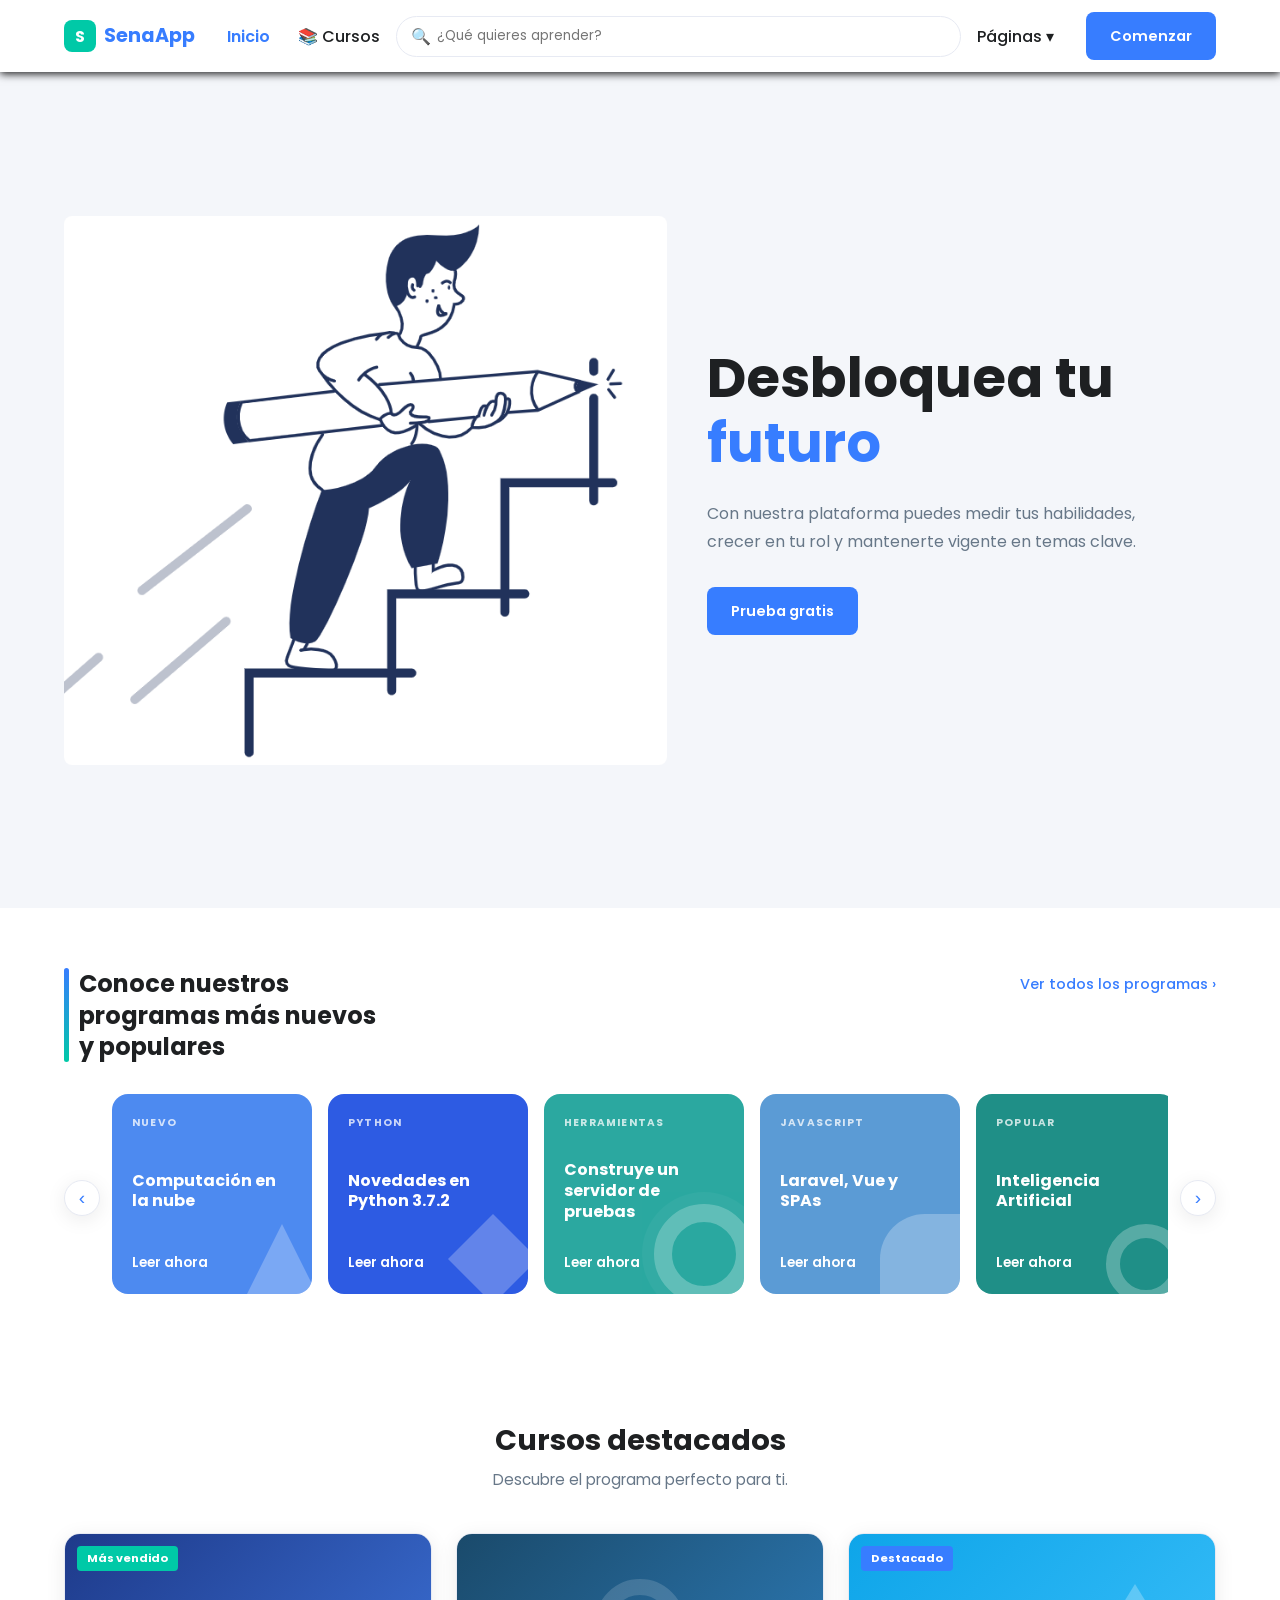
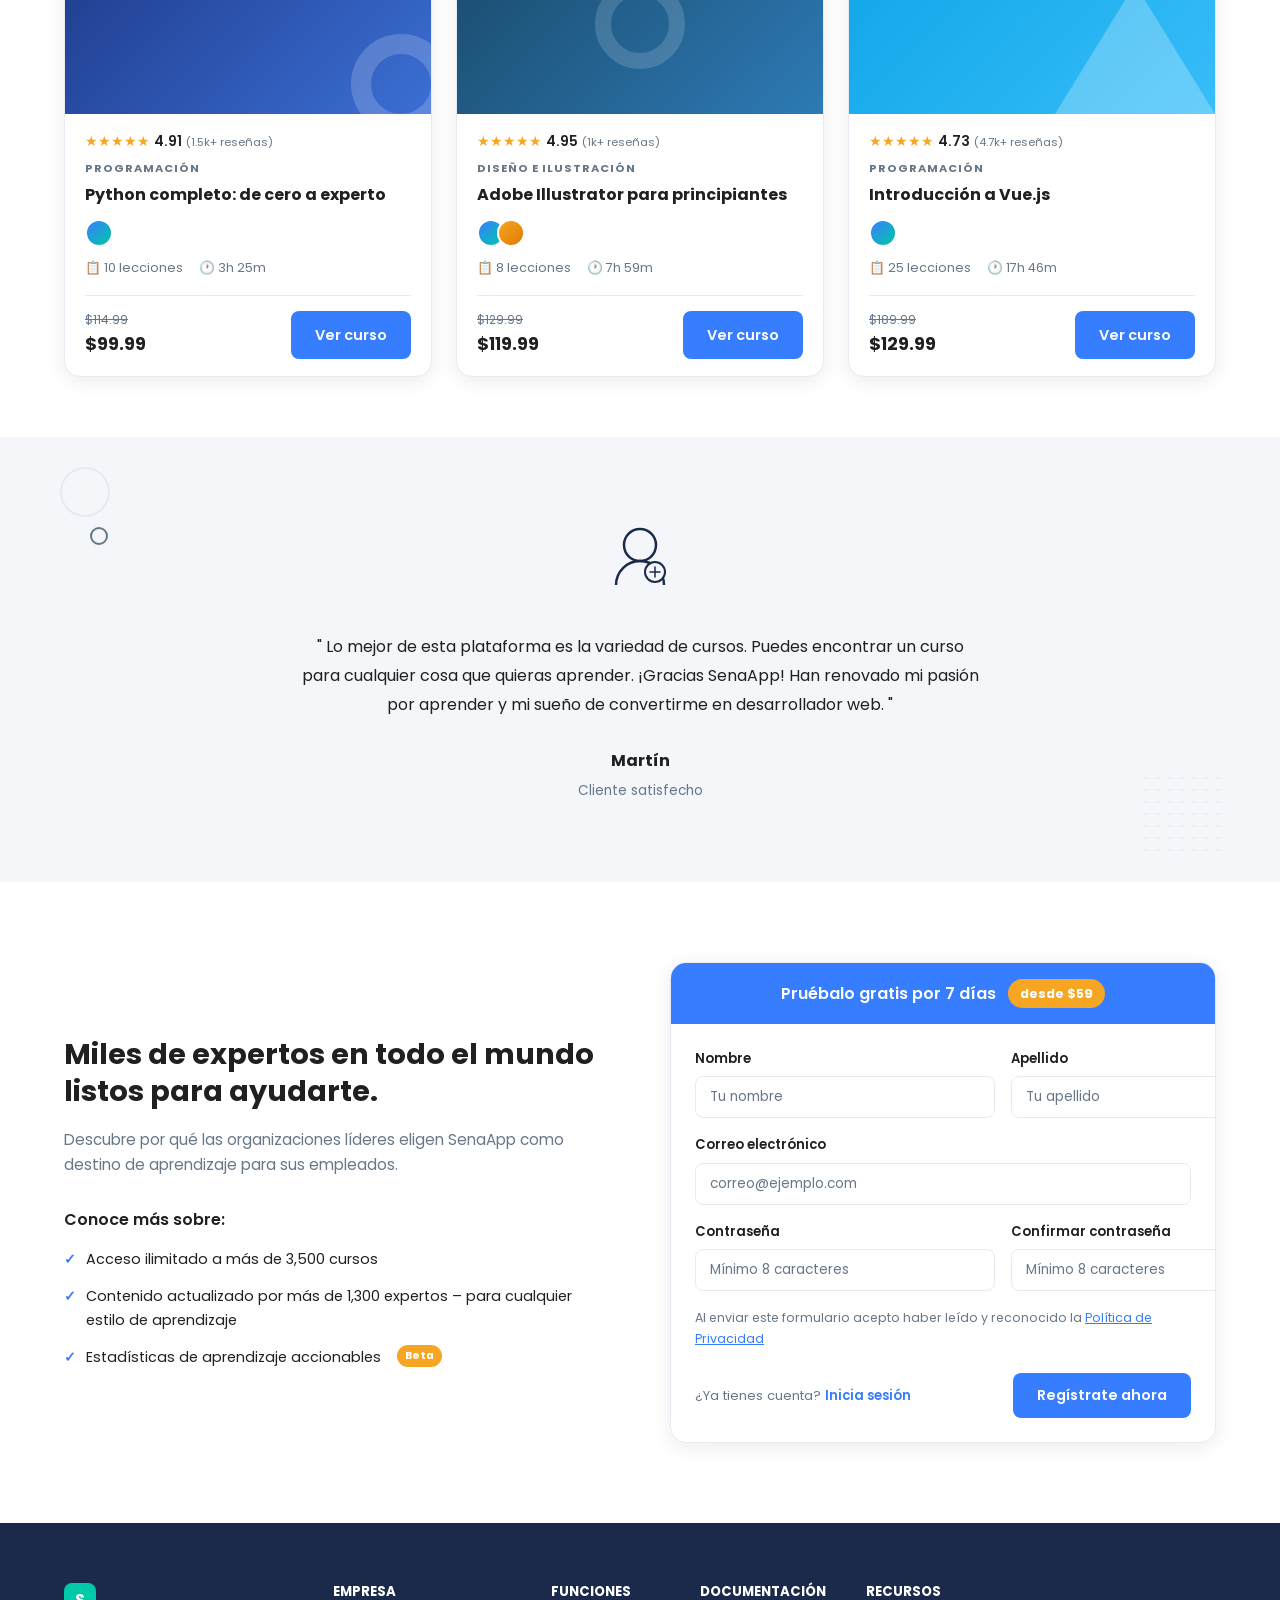
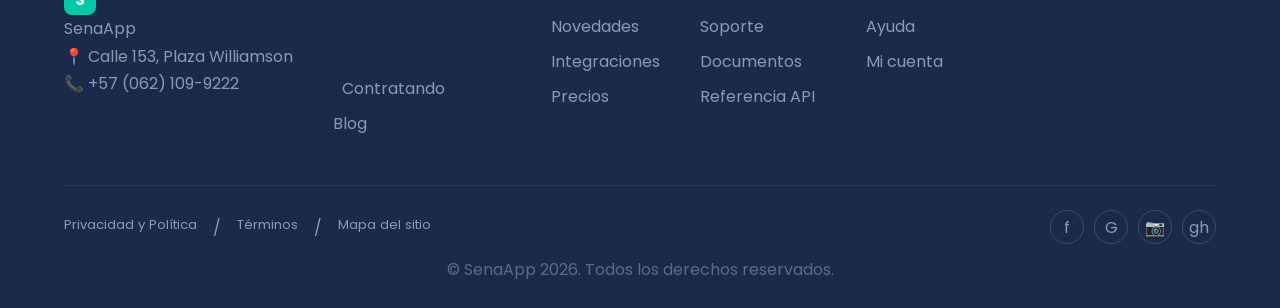
<file: index.html>
<!DOCTYPE html>
<html lang="en">
<head>
    <meta charset="UTF-8">
    <meta name="viewport" content="width=device-width, initial-scale=1.0">
    <link rel="stylesheet" href="css/estilo_index.css">
    <link rel="stylesheet" href="css/navbar.css">
    <link rel="stylesheet" href="css/footer.css">
    <title>SenaApp - Aprende sin limites</title>
</head>
<body>
    
    <!-- seccion 1: hero -->
     <main class="hero">
        <!-- columna izquierda: ilustracion -->
         <div class="hero-imagen">
            <img src="img/nino.png" alt="Estudiante aprendiendo">
         </div>

         <!-- columna derecha: texto y botones -->
          <div class="hero-contenido">
            <h1 class="hero-titulo">
                Desbloquea tu
                <span class="hero-destaque">futuro</span>
            </h1>
            <p class="hero-desc">
                Con nuestra plataforma puedes medir tus habilidades,
                crecer en tu rol y mantenerte vigente en temas clave.
            </p>
            <div class="hero-botones">
                <a href="cursos.html" class="btn btn-primary">
                    Prueba gratis
                </a>
            </div>
          </div>
     </main>

    <!-- seccion 2: programas populares-->

    <!-- SECCION 1 ---------------------------------------->

    <section class="programas">
  <div class="programas-encabezado">
    <h2 class="programas-titulo">
      <span class="programas-acento"></span>
      Conoce nuestros programas más nuevos y populares
    </h2>
    <a href="cursos.html" class="programas-ver-todos">Ver todos los programas ›</a>
  </div>

  <div class="programas-carrusel">
    <button class="carrusel-btn carrusel-prev">‹</button>
    <div class="programas-grid">

      <div class="programa-card azul-medio">
        <span class="prog-etiqueta">NUEVO</span>
        <h3 class="prog-titulo">Computación en la nube</h3>
        <div class="prog-deco prog-deco-triangulo"></div>
        <a href="#" class="prog-link">Leer ahora</a>
      </div>

      <div class="programa-card azul-oscuro">
        <span class="prog-etiqueta">PYTHON</span>
        <h3 class="prog-titulo">Novedades en Python 3.7.2</h3>
        <div class="prog-deco prog-deco-rombo"></div>
        <a href="#" class="prog-link">Leer ahora</a>
      </div>

      <div class="programa-card verde-azul">
        <span class="prog-etiqueta">HERRAMIENTAS</span>
        <h3 class="prog-titulo">Construye un servidor de pruebas</h3>
        <div class="prog-deco prog-deco-circulos"></div>
        <a href="#" class="prog-link">Leer ahora</a>
      </div>

      <div class="programa-card azul-claro">
        <span class="prog-etiqueta">JAVASCRIPT</span>
        <h3 class="prog-titulo">Laravel, Vue y SPAs</h3>
        <div class="prog-deco prog-deco-curva"></div>
        <a href="#" class="prog-link">Leer ahora</a>
      </div>

      <div class="programa-card teal">
        <span class="prog-etiqueta">POPULAR</span>
        <h3 class="prog-titulo">Inteligencia Artificial</h3>
        <div class="prog-deco prog-deco-espiral"></div>
        <a href="#" class="prog-link">Leer ahora</a>
      </div>

      <div class="programa-card azul-medio">
        <span class="prog-etiqueta">PHP</span>
        <h3 class="prog-titulo">Términos de programación explicados</h3>
        <div class="prog-deco prog-deco-rombo"></div>
        <a href="#" class="prog-link">Leer ahora</a>
      </div>

    </div>
    <button class="carrusel-btn carrusel-next">›</button>
  </div>
</section>

    <!-- SECCION 2 ---------------------------------------->

    <section class="cursos-destacados">
  <div class="cursos-encabezado">
    <h2 class="cursos-titulo">Cursos destacados</h2>
    <p class="cursos-subtitulo">Descubre el programa perfecto para ti.</p>
  </div>

  <div class="cursos-grid">

    <!-- Curso 1 -->
    <div class="curso-card">
      <div class="curso-imagen azul-python">
        <span class="curso-badge verde">Más vendido</span>
        <div class="curso-img-deco deco-python"></div>
      </div>
      <div class="curso-body">
        <div class="curso-estrellas">★★★★★ <span>4.91</span> <small>(1.5k+ reseñas)</small></div>
        <p class="curso-categoria">PROGRAMACIÓN</p>
        <h3 class="curso-nombre">Python completo: de cero a experto</h3>
        <div class="curso-autor">
          <div class="autor-avatar"></div>
        </div>
        <div class="curso-meta">
          <span>📋 10 lecciones</span>
          <span>🕐 3h 25m</span>
        </div>
        <div class="curso-footer">
          <div class="curso-precios">
            <span class="precio-original">$114.99</span>
            <span class="precio-actual">$99.99</span>
          </div>
          <a href="resumen.html" class="btn btn-primary">Ver curso</a>
        </div>
      </div>
    </div>

    <!-- Curso 2 -->
    <div class="curso-card">
      <div class="curso-imagen azul-illustrator">
        <div class="curso-img-deco deco-illustrator"></div>
      </div>
      <div class="curso-body">
        <div class="curso-estrellas">★★★★★ <span>4.95</span> <small>(1k+ reseñas)</small></div>
        <p class="curso-categoria">DISEÑO E ILUSTRACIÓN</p>
        <h3 class="curso-nombre">Adobe Illustrator para principiantes</h3>
        <div class="curso-autor">
          <div class="autor-avatar"></div>
          <div class="autor-avatar autor-avatar-2"></div>
        </div>
        <div class="curso-meta">
          <span>📋 8 lecciones</span>
          <span>🕐 7h 59m</span>
        </div>
        <div class="curso-footer">
          <div class="curso-precios">
            <span class="precio-original">$129.99</span>
            <span class="precio-actual">$119.99</span>
          </div>
          <a href="resumen.html" class="btn btn-primary">Ver curso</a>
        </div>
      </div>
    </div>

    <!-- Curso 3 -->
    <div class="curso-card">
      <div class="curso-imagen azul-vue">
        <span class="curso-badge azul">Destacado</span>
        <div class="curso-img-deco deco-vue"></div>
      </div>
      <div class="curso-body">
        <div class="curso-estrellas">★★★★★ <span>4.73</span> <small>(4.7k+ reseñas)</small></div>
        <p class="curso-categoria">PROGRAMACIÓN</p>
        <h3 class="curso-nombre">Introducción a Vue.js</h3>
        <div class="curso-autor">
          <div class="autor-avatar"></div>
        </div>
        <div class="curso-meta">
          <span>📋 25 lecciones</span>
          <span>🕐 17h 46m</span>
        </div>
        <div class="curso-footer">
          <div class="curso-precios">
            <span class="precio-original">$189.99</span>
            <span class="precio-actual">$129.99</span>
          </div>
          <a href="resumen.html" class="btn btn-primary">Ver curso</a>
        </div>
      </div>
    </div>

  </div>
</section>

    <!-- SECCION 3 ---------------------------------------->

    <section class="testimonio">
  <div class="test-circulo test-circulo-1"></div>
  <div class="test-circulo test-circulo-2"></div>
  <div class="test-puntos"></div>

  <div class="test-avatar">
    <svg viewBox="0 0 80 80" fill="none" xmlns="http://www.w3.org/2000/svg">
      <circle cx="40" cy="28" r="16" stroke="#1b2a4a" stroke-width="2.5"/>
      <path d="M16 68c0-13.255 10.745-24 24-24s24 10.745 24 24" stroke="#1b2a4a" stroke-width="2.5"/>
      <circle cx="55" cy="55" r="10" fill="#f4f6fa" stroke="#1b2a4a" stroke-width="2"/>
      <path d="M50 55h10M55 50v10" stroke="#1b2a4a" stroke-width="1.5" stroke-linecap="round"/>
    </svg>
  </div>

  <blockquote class="test-cita">
    " Lo mejor de esta plataforma es la variedad de cursos. Puedes encontrar un curso
    para cualquier cosa que quieras aprender. ¡Gracias SenaApp! Han renovado mi pasión
    por aprender y mi sueño de convertirme en desarrollador web. "
  </blockquote>

  <div class="test-autor">
    <p class="test-nombre">Martín</p>
    <p class="test-rol">Cliente satisfecho</p>
  </div>
    </section>

    <!-- SECCION 4 ---------------------------------------->

    <section class="expertos">

  <div class="expertos-texto">
    <h2 class="expertos-titulo">
      Miles de expertos en todo el mundo listos para ayudarte.
    </h2>
    <p class="expertos-desc">
      Descubre por qué las organizaciones líderes eligen SenaApp
      como destino de aprendizaje para sus empleados.
    </p>

    <p class="expertos-aprender">Conoce más sobre:</p>
    <ul class="expertos-lista">
      <li>
        <span class="expertos-check">✓</span>
        Acceso ilimitado a más de 3,500 cursos
      </li>
      <li>
        <span class="expertos-check">✓</span>
        Contenido actualizado por más de 1,300 expertos – para cualquier estilo de aprendizaje
      </li>
      <li>
        <span class="expertos-check">✓</span>
        Estadísticas de aprendizaje accionables
        <span class="expertos-badge">Beta</span>
      </li>
    </ul>
  </div>

  <div class="expertos-form-wrap">
    <div class="form-header">
      Pruébalo gratis por 7 días
      <span class="form-precio">desde $59</span>
    </div>

    <form class="expertos-form">
      <div class="form-fila">
        <div class="form-grupo">
          <label>Nombre</label>
          <input type="text" placeholder="Tu nombre">
        </div>
        <div class="form-grupo">
          <label>Apellido</label>
          <input type="text" placeholder="Tu apellido">
        </div>
      </div>

      <div class="form-grupo">
        <label>Correo electrónico</label>
        <input type="email" placeholder="correo@ejemplo.com">
      </div>

      <div class="form-fila">
        <div class="form-grupo">
          <label>Contraseña</label>
          <input type="password" placeholder="Mínimo 8 caracteres">
        </div>
        <div class="form-grupo">
          <label>Confirmar contraseña</label>
          <input type="password" placeholder="Mínimo 8 caracteres">
        </div>
      </div>

      <p class="form-legal">
        Al enviar este formulario acepto haber leído y reconocido la
        <a href="#">Política de Privacidad</a>
      </p>

      <div class="form-footer">
        <p class="form-login">
          ¿Ya tienes cuenta? <a href="#">Inicia sesión</a>
        </p>
        <button type="submit" class="btn btn-primary">Regístrate ahora</button>
      </div>
    </form>
  </div>

</section>
<script src="js/componentes.js"></script>

</body>
</html>
</file>
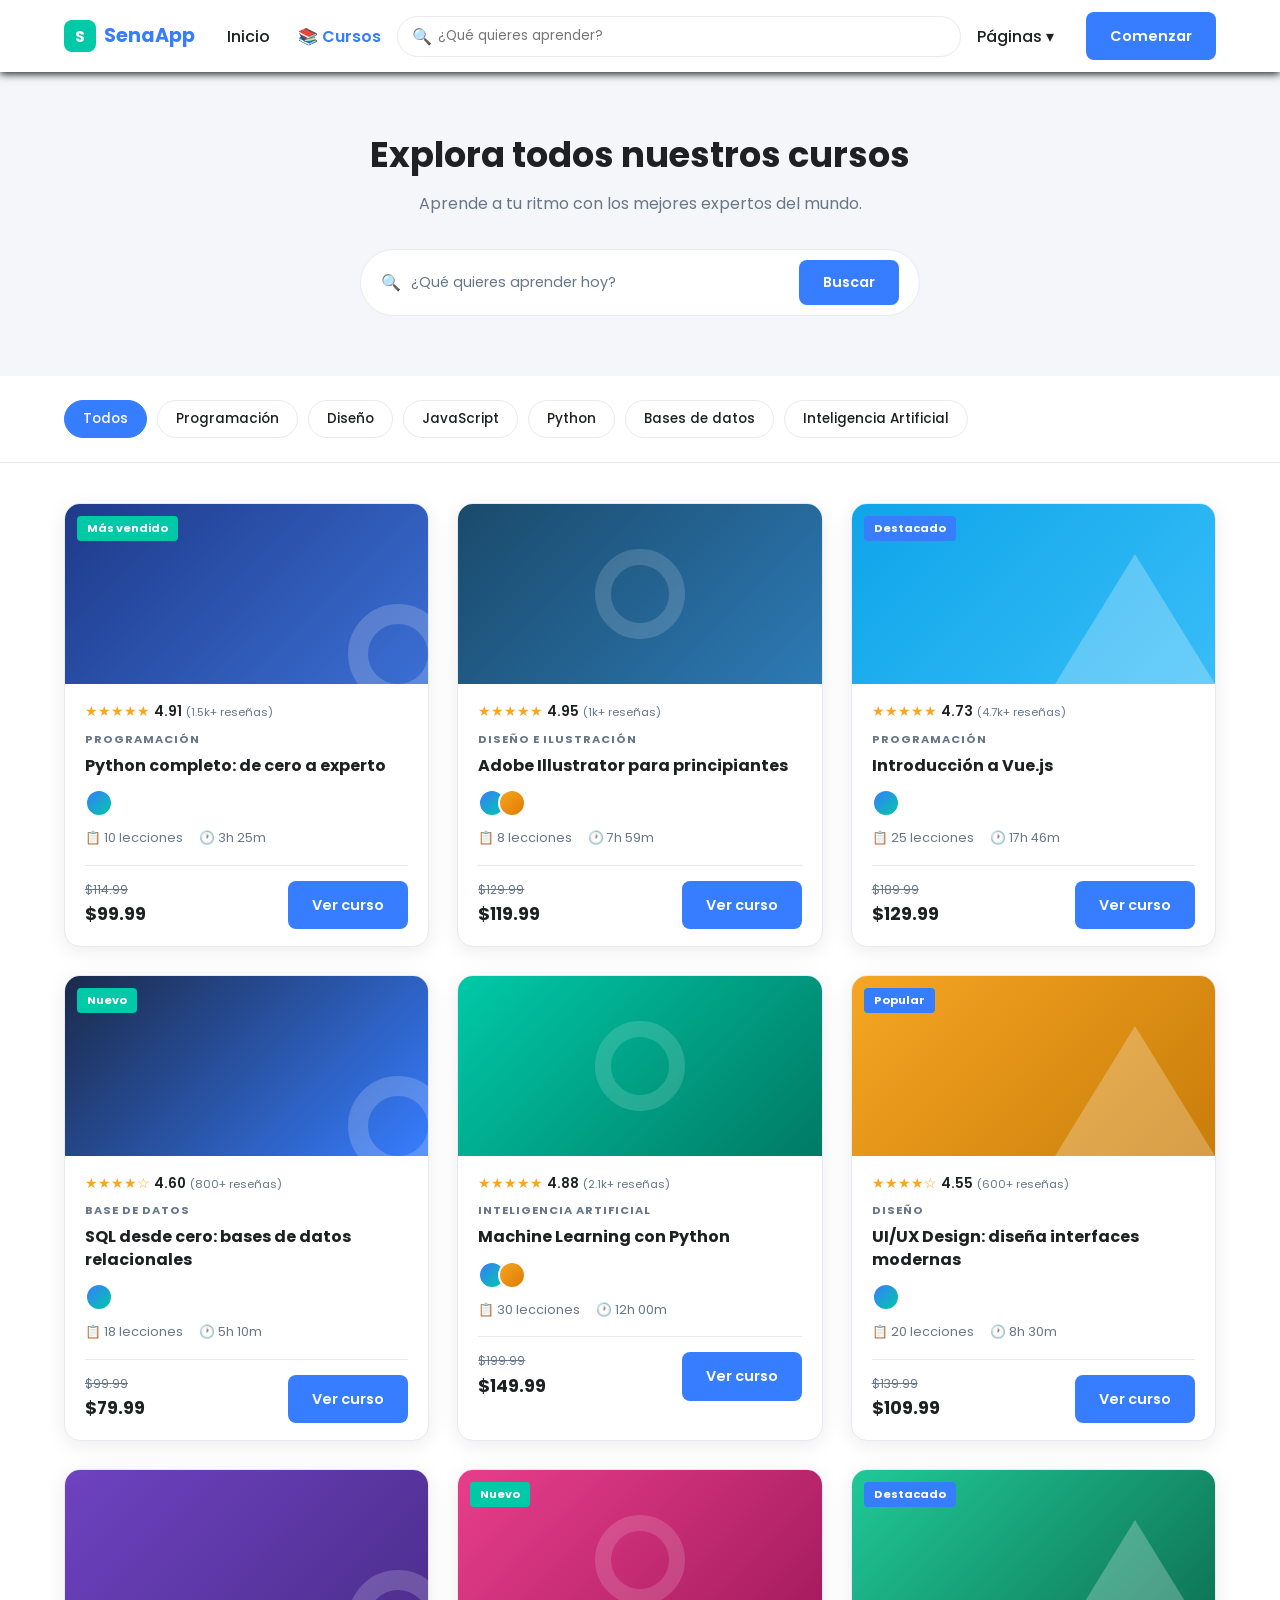
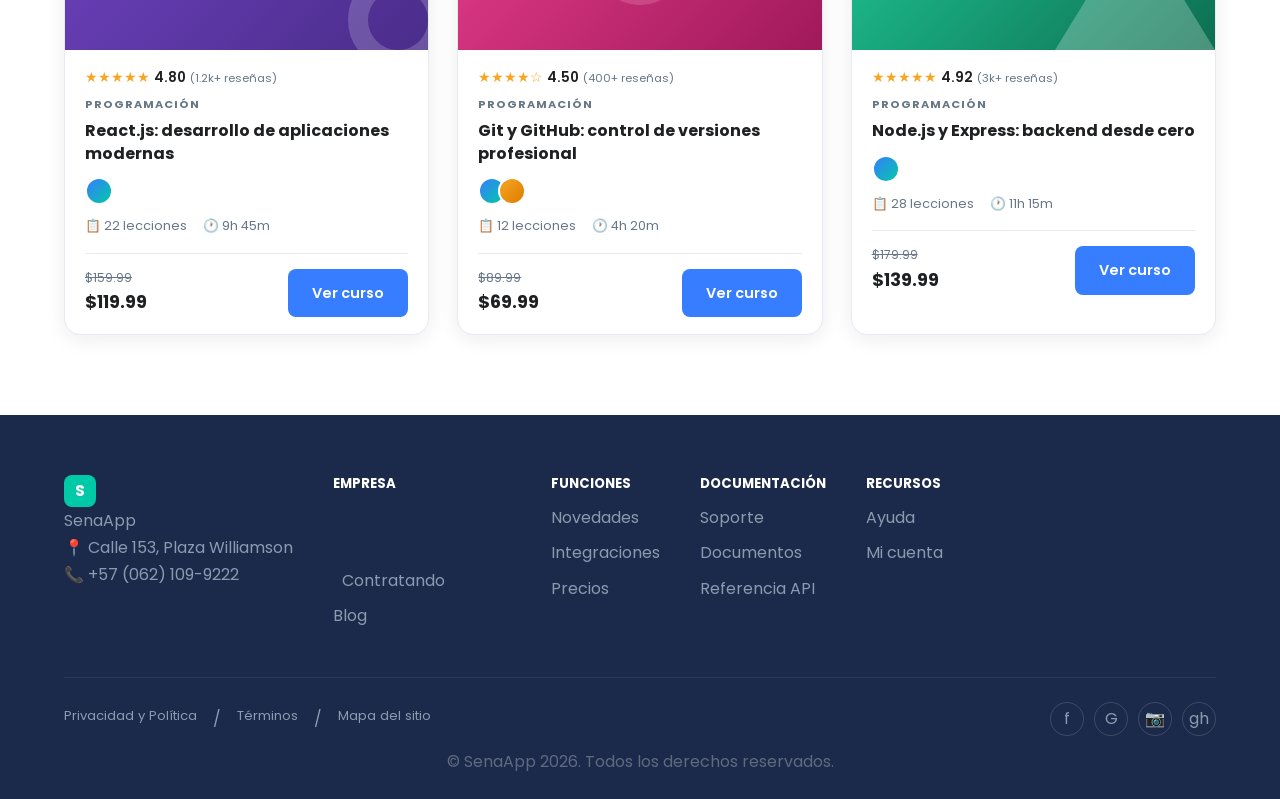
<file: cursos.html>
<!DOCTYPE html>
<html lang="es">
<head>
    <meta charset="UTF-8">
    <meta name="viewport" content="width=device-width, initial-scale=1.0">
    <link rel="stylesheet" href="css/navbar.css">
    <link rel="stylesheet" href="css/footer.css">
    <link rel="stylesheet" href="css/estilo_index.css">
    <link rel="stylesheet" href="css/cursos.css">
    <link rel="stylesheet" href="js/cursos.js">
    <title>SenaApp - Cursos</title>
</head>
<body>

  <!-- Hero cursos -->
  <section class="cursos-hero">
    <h1 class="cursos-hero-titulo">Explora todos nuestros cursos</h1>
    <p class="cursos-hero-desc">Aprende a tu ritmo con los mejores expertos del mundo.</p>

    <!-- Buscador -->
    <div class="cursos-buscador">
      <span>🔍</span>
      <input type="text" placeholder="¿Qué quieres aprender hoy?">
      <button class="btn btn-primary">Buscar</button>
    </div>
  </section>

  <!-- Filtros -->
  <section class="cursos-filtros">
    <button class="filtro-btn activo">Todos</button>
    <button class="filtro-btn">Programación</button>
    <button class="filtro-btn">Diseño</button>
    <button class="filtro-btn">JavaScript</button>
    <button class="filtro-btn">Python</button>
    <button class="filtro-btn">Bases de datos</button>
    <button class="filtro-btn">Inteligencia Artificial</button>
  </section>

  <!-- Grid de cursos -->
  <section class="cursos-catalogo">

    <div class="curso-card">
      <div class="curso-imagen azul-python">
        <span class="curso-badge verde">Más vendido</span>
        <div class="curso-img-deco deco-python"></div>
      </div>
      <div class="curso-body">
        <div class="curso-estrellas">★★★★★ <span>4.91</span> <small>(1.5k+ reseñas)</small></div>
        <p class="curso-categoria">PROGRAMACIÓN</p>
        <h3 class="curso-nombre">Python completo: de cero a experto</h3>
        <div class="curso-autor"><div class="autor-avatar"></div></div>
        <div class="curso-meta">
          <span>📋 10 lecciones</span>
          <span>🕐 3h 25m</span>
        </div>
        <div class="curso-footer">
          <div class="curso-precios">
            <span class="precio-original">$114.99</span>
            <span class="precio-actual">$99.99</span>
          </div>
          <a href="resumen.html" class="btn btn-primary">Ver curso</a>
        </div>
      </div>
    </div>

    <div class="curso-card">
      <div class="curso-imagen azul-illustrator">
        <div class="curso-img-deco deco-illustrator"></div>
      </div>
      <div class="curso-body">
        <div class="curso-estrellas">★★★★★ <span>4.95</span> <small>(1k+ reseñas)</small></div>
        <p class="curso-categoria">DISEÑO E ILUSTRACIÓN</p>
        <h3 class="curso-nombre">Adobe Illustrator para principiantes</h3>
        <div class="curso-autor">
          <div class="autor-avatar"></div>
          <div class="autor-avatar autor-avatar-2"></div>
        </div>
        <div class="curso-meta">
          <span>📋 8 lecciones</span>
          <span>🕐 7h 59m</span>
        </div>
        <div class="curso-footer">
          <div class="curso-precios">
            <span class="precio-original">$129.99</span>
            <span class="precio-actual">$119.99</span>
          </div>
          <a href="resumen.html" class="btn btn-primary">Ver curso</a>
        </div>
      </div>
    </div>

    <div class="curso-card">
      <div class="curso-imagen azul-vue">
        <span class="curso-badge azul">Destacado</span>
        <div class="curso-img-deco deco-vue"></div>
      </div>
      <div class="curso-body">
        <div class="curso-estrellas">★★★★★ <span>4.73</span> <small>(4.7k+ reseñas)</small></div>
        <p class="curso-categoria">PROGRAMACIÓN</p>
        <h3 class="curso-nombre">Introducción a Vue.js</h3>
        <div class="curso-autor"><div class="autor-avatar"></div></div>
        <div class="curso-meta">
          <span>📋 25 lecciones</span>
          <span>🕐 17h 46m</span>
        </div>
        <div class="curso-footer">
          <div class="curso-precios">
            <span class="precio-original">$189.99</span>
            <span class="precio-actual">$129.99</span>
          </div>
          <a href="resumen.html" class="btn btn-primary">Ver curso</a>
        </div>
      </div>
    </div>

    <div class="curso-card">
      <div class="curso-imagen" style="background: linear-gradient(135deg, #1b2a4a, #377dff);">
        <span class="curso-badge verde">Nuevo</span>
        <div class="curso-img-deco deco-python"></div>
      </div>
      <div class="curso-body">
        <div class="curso-estrellas">★★★★☆ <span>4.60</span> <small>(800+ reseñas)</small></div>
        <p class="curso-categoria">BASE DE DATOS</p>
        <h3 class="curso-nombre">SQL desde cero: bases de datos relacionales</h3>
        <div class="curso-autor"><div class="autor-avatar"></div></div>
        <div class="curso-meta">
          <span>📋 18 lecciones</span>
          <span>🕐 5h 10m</span>
        </div>
        <div class="curso-footer">
          <div class="curso-precios">
            <span class="precio-original">$99.99</span>
            <span class="precio-actual">$79.99</span>
          </div>
          <a href="resumen.html" class="btn btn-primary">Ver curso</a>
        </div>
      </div>
    </div>

    <div class="curso-card">
      <div class="curso-imagen" style="background: linear-gradient(135deg, #00c9a7, #007a65);">
        <div class="curso-img-deco deco-illustrator"></div>
      </div>
      <div class="curso-body">
        <div class="curso-estrellas">★★★★★ <span>4.88</span> <small>(2.1k+ reseñas)</small></div>
        <p class="curso-categoria">INTELIGENCIA ARTIFICIAL</p>
        <h3 class="curso-nombre">Machine Learning con Python</h3>
        <div class="curso-autor">
          <div class="autor-avatar"></div>
          <div class="autor-avatar autor-avatar-2"></div>
        </div>
        <div class="curso-meta">
          <span>📋 30 lecciones</span>
          <span>🕐 12h 00m</span>
        </div>
        <div class="curso-footer">
          <div class="curso-precios">
            <span class="precio-original">$199.99</span>
            <span class="precio-actual">$149.99</span>
          </div>
          <a href="resumen.html" class="btn btn-primary">Ver curso</a>
        </div>
      </div>
    </div>

    <div class="curso-card">
      <div class="curso-imagen" style="background: linear-gradient(135deg, #f6a623, #c97d0a);">
        <span class="curso-badge azul">Popular</span>
        <div class="curso-img-deco deco-vue"></div>
      </div>
      <div class="curso-body">
        <div class="curso-estrellas">★★★★☆ <span>4.55</span> <small>(600+ reseñas)</small></div>
        <p class="curso-categoria">DISEÑO</p>
        <h3 class="curso-nombre">UI/UX Design: diseña interfaces modernas</h3>
        <div class="curso-autor"><div class="autor-avatar"></div></div>
        <div class="curso-meta">
          <span>📋 20 lecciones</span>
          <span>🕐 8h 30m</span>
        </div>
        <div class="curso-footer">
          <div class="curso-precios">
            <span class="precio-original">$139.99</span>
            <span class="precio-actual">$109.99</span>
          </div>
          <a href="resumen.html" class="btn btn-primary">Ver curso</a>
        </div>
      </div>
    </div>

    <div class="curso-card">
      <div class="curso-imagen" style="background: linear-gradient(135deg, #6f42c1, #4a2d8a);">
        <div class="curso-img-deco deco-python"></div>
      </div>
      <div class="curso-body">
        <div class="curso-estrellas">★★★★★ <span>4.80</span> <small>(1.2k+ reseñas)</small></div>
        <p class="curso-categoria">PROGRAMACIÓN</p>
        <h3 class="curso-nombre">React.js: desarrollo de aplicaciones modernas</h3>
        <div class="curso-autor"><div class="autor-avatar"></div></div>
        <div class="curso-meta">
          <span>📋 22 lecciones</span>
          <span>🕐 9h 45m</span>
        </div>
        <div class="curso-footer">
          <div class="curso-precios">
            <span class="precio-original">$159.99</span>
            <span class="precio-actual">$119.99</span>
          </div>
          <a href="resumen.html" class="btn btn-primary">Ver curso</a>
        </div>
      </div>
    </div>

    <div class="curso-card">
      <div class="curso-imagen" style="background: linear-gradient(135deg, #e83e8c, #a0195a);">
        <span class="curso-badge verde">Nuevo</span>
        <div class="curso-img-deco deco-illustrator"></div>
      </div>
      <div class="curso-body">
        <div class="curso-estrellas">★★★★☆ <span>4.50</span> <small>(400+ reseñas)</small></div>
        <p class="curso-categoria">PROGRAMACIÓN</p>
        <h3 class="curso-nombre">Git y GitHub: control de versiones profesional</h3>
        <div class="curso-autor">
          <div class="autor-avatar"></div>
          <div class="autor-avatar autor-avatar-2"></div>
        </div>
        <div class="curso-meta">
          <span>📋 12 lecciones</span>
          <span>🕐 4h 20m</span>
        </div>
        <div class="curso-footer">
          <div class="curso-precios">
            <span class="precio-original">$89.99</span>
            <span class="precio-actual">$69.99</span>
          </div>
          <a href="resumen.html" class="btn btn-primary">Ver curso</a>
        </div>
      </div>
    </div>

    <div class="curso-card">
      <div class="curso-imagen" style="background: linear-gradient(135deg, #20c997, #0d6e50);">
        <span class="curso-badge azul">Destacado</span>
        <div class="curso-img-deco deco-vue"></div>
      </div>
      <div class="curso-body">
        <div class="curso-estrellas">★★★★★ <span>4.92</span> <small>(3k+ reseñas)</small></div>
        <p class="curso-categoria">PROGRAMACIÓN</p>
        <h3 class="curso-nombre">Node.js y Express: backend desde cero</h3>
        <div class="curso-autor"><div class="autor-avatar"></div></div>
        <div class="curso-meta">
          <span>📋 28 lecciones</span>
          <span>🕐 11h 15m</span>
        </div>
        <div class="curso-footer">
          <div class="curso-precios">
            <span class="precio-original">$179.99</span>
            <span class="precio-actual">$139.99</span>
          </div>
          <a href="resumen.html" class="btn btn-primary">Ver curso</a>
        </div>
      </div>
    </div>

  </section>

  <script src="js/componentes.js"></script>
  <script src="js/cursos.js"></script>

</body>
</html>
</file>
<file: css/estilo_index.css>
/* Importar fuente — siempre al inicio del archivo */ 
@import 
url('https://fonts.googleapis.com/css2?family=Poppins:wght@300;400;500;600;700&di splay=swap');

/* variables globales */
:root{
    /* colores */

    --azul: #377dff;
    --azul-noche: #1b2a4a;
    --verde: #00c9a7;
    --amarillo: #f6a623;
    --fondo: #f4f6fa;
    --texto: #1e2022;
    --gris: #677788;
    --blanco: #ffffff;
    --borde: #e7eaf3;

    /* tipografia */

    --fuente: 'Poppins', sans-serif;

    /* bordes y sombras */

    --radio: 8px;
    --radio-lg: 16px;
    --sombra: 0 4px 20px rgba(0, 0, 0, 0.08);
    --sombra-card: 0 8px 30px rgba(55, 125, 255, 0.12);
    --transicion: 0.3s ease;
}

/* reset universal */

*, *::before, *::after{
    margin: 0;
    padding: 0;
    box-sizing: border-box;
}

/* base del body */

html{
    scroll-behavior: smooth;
}

body{
    font-family: var(--fuente);
    color: var(--texto);
    background-color: var(--blanco);
    line-height: 1.7;
}

h1, h2, h3, h4, h5{
    line-height: 1.3;
    color: var(--texto);
}

a{
    text-decoration: none;
    color: inherit;
}

img{
    max-width: 100%;
    display: block;
}

ul{
    list-style: none;
}

/* botones globales */

.btn{
    display: inline-block;
    padding: 12px 24px;
    border-radius: var(--radio);
    font-family: var(--fuente);
    font-size: 0.9rem;
    font-weight: 600;
    cursor: pointer;
    border: none;
    transition: all var(--transicion);
}

.btn-primary{
    background-color: var(--azul);
    color: var(--blanco);
}

.btn-primary:hover{
    background-color: #1a5fd4;
    transform: translateY(-2px);
}

/* hero - grid 2 columnas*/

.hero{
    display: flex;
    grid-template-columns: 45% 55%; /* imagen | texto */
    align-items: center;
    min-height: calc(100vh - 64px);
    padding: 0 5%;
    background: var(--fondo);
}

.hero-imagen img{
    width: 100%;
    border-radius: var(--radio);
    background: #d0deff; /* color mientras no hay imagen */
}

/* columna derecha */
.hero-contenido{
    padding: 60px 0 60px 40px;
}

.hero-titulo{
    font-size: clamp(2.2rem, 4.5vw, 3.4rem);
    font-weight: 700;
    line-height: 1.2;
    margin-bottom: 24px;
}

.hero-destaque{
    color: var(--azul);
}

.hero-desc{
    color: var(--gris);
    margin-bottom: 32px;
    max-width: 480px;
}

.hero-botones{
    display: flex;
    align-items: center;
    gap: 20px;
}

/* ══════════════════════════════════════
   SECCIÓN PROGRAMAS
══════════════════════════════════════ */

.programas {
  padding: 60px 5%;
  background: var(--blanco);
}

.programas-encabezado {
  display: flex;
  justify-content: space-between;
  align-items: flex-start;
  margin-bottom: 32px;
}

.programas-titulo {
  font-size: 1.5rem;
  font-weight: 700;
  max-width: 320px;
  line-height: 1.3;
  display: flex;
  gap: 10px;
}

.programas-acento {
  display: inline-block;
  width: 5px;
  min-width: 5px;
  border-radius: 4px;
  background: linear-gradient(180deg, var(--azul), var(--verde));
}

.programas-ver-todos {
  color: var(--azul);
  font-weight: 500;
  font-size: 0.9rem;
  white-space: nowrap;
  padding-top: 4px;
}

.programas-ver-todos:hover {
  text-decoration: underline;
}

/* Carrusel */

.programas-carrusel {
  display: flex;
  align-items: center;
  gap: 12px;
}

.programas-grid {
  display: grid;
  grid-template-columns: repeat(6, 200px);
  gap: 16px;
  overflow-x: auto;
  scroll-behavior: smooth;
  scrollbar-width: none;
  padding-bottom: 8px;
}

.programas-grid::-webkit-scrollbar {
  display: none;
}

.carrusel-btn {
  background: var(--blanco);
  border: 1px solid var(--borde);
  border-radius: 50%;
  width: 36px;
  height: 36px;
  font-size: 1.2rem;
  cursor: pointer;
  flex-shrink: 0;
  color: var(--azul);
  box-shadow: var(--sombra);
  transition: all var(--transicion);
}

.carrusel-btn:hover {
  background: var(--azul);
  color: var(--blanco);
}

/* Tarjetas */

.programa-card {
  border-radius: var(--radio-lg);
  padding: 20px;
  min-height: 200px;
  display: flex;
  flex-direction: column;
  justify-content: space-between;
  position: relative;
  overflow: hidden;
  transition: transform var(--transicion);
  flex-shrink: 0;
}

.programa-card:hover {
  transform: translateY(-4px);
}

/* Colores de cada tarjeta */
.azul-medio  { background: #4d8af0; }
.azul-oscuro { background: #2d5be3; }
.verde-azul  { background: #2ba8a0; }
.azul-claro  { background: #5b9bd5; }
.teal        { background: #1f8f87; }

.prog-etiqueta {
  font-size: 0.65rem;
  font-weight: 700;
  letter-spacing: 1.2px;
  color: rgba(255,255,255,0.75);
  text-transform: uppercase;
}

.prog-titulo {
  font-size: 1rem;
  font-weight: 700;
  color: var(--blanco);
  line-height: 1.3;
  z-index: 1;
  position: relative;
}

.prog-link {
  font-size: 0.85rem;
  font-weight: 600;
  color: var(--blanco);
  z-index: 1;
  position: relative;
}

.prog-link:hover {
  text-decoration: underline;
}

/* Decoraciones geométricas (imitan las ilustraciones de la imagen) */

.prog-deco {
  position: absolute;
  right: -10px;
  bottom: -10px;
  opacity: 0.25;
}

.prog-deco-triangulo {
  width: 80px;
  height: 80px;
  background: var(--blanco);
  clip-path: polygon(50% 0%, 0% 100%, 100% 100%);
}

.prog-deco-rombo {
  width: 90px;
  height: 90px;
  background: var(--blanco);
  clip-path: polygon(50% 0%, 100% 50%, 50% 100%, 0% 50%);
}

.prog-deco-circulos {
  width: 100px;
  height: 100px;
  border-radius: 50%;
  border: 18px solid var(--blanco);
  box-shadow: 0 0 0 12px rgba(255,255,255,0.15);
}

.prog-deco-curva {
  width: 90px;
  height: 90px;
  border-radius: 50% 0 50% 0;
  background: var(--blanco);
}

.prog-deco-espiral {
  width: 80px;
  height: 80px;
  border-radius: 50%;
  border: 14px solid var(--blanco);
}

/* ══════════════════════════════════════
   SECCIÓN CURSOS DESTACADOS
══════════════════════════════════════ */

.cursos-destacados {
  padding: 60px 5%;
  background: var(--blanco);
}

.cursos-encabezado {
  text-align: center;
  margin-bottom: 40px;
}

.cursos-titulo {
  font-size: 1.8rem;
  font-weight: 700;
  margin-bottom: 8px;
}

.cursos-subtitulo {
  color: var(--gris);
  font-size: 0.95rem;
}

/* Grid de 3 columnas */
.cursos-grid {
  display: grid;
  grid-template-columns: repeat(3, 1fr);
  gap: 24px;
}

/* Tarjeta */
.curso-card {
  border: 1px solid var(--borde);
  border-radius: var(--radio-lg);
  overflow: hidden;
  background: var(--blanco);
  box-shadow: var(--sombra);
  transition: transform var(--transicion), box-shadow var(--transicion);
}

.curso-card:hover {
  transform: translateY(-5px);
  box-shadow: var(--sombra-card);
}

/* Imagen superior de la tarjeta */
.curso-imagen {
  height: 180px;
  position: relative;
  overflow: hidden;
  display: flex;
  align-items: center;
  justify-content: center;
}

.azul-python      { background: linear-gradient(135deg, #1e3a8a, #3b6fd4); }
.azul-illustrator { background: linear-gradient(135deg, #1a4a6b, #2d7ab5); }
.azul-vue         { background: linear-gradient(135deg, #0ea5e9, #38bdf8); }

/* Badge Bestseller / Featured */
.curso-badge {
  position: absolute;
  top: 12px;
  left: 12px;
  font-size: 0.7rem;
  font-weight: 700;
  padding: 3px 10px;
  border-radius: 4px;
  z-index: 2;
}

.curso-badge.verde { background: var(--verde); color: var(--blanco); }
.curso-badge.azul  { background: var(--azul);  color: var(--blanco); }

/* Decoraciones geométricas en las imágenes */
.curso-img-deco {
  position: absolute;
  opacity: 0.3;
}

.deco-python {
  width: 100px;
  height: 100px;
  border-radius: 50%;
  border: 20px solid rgba(255,255,255,0.6);
  bottom: -20px;
  right: -20px;
}

.deco-illustrator {
  width: 90px;
  height: 90px;
  border-radius: 50%;
  border: 16px solid rgba(255,255,255,0.5);
  top: 50%;
  left: 50%;
  transform: translate(-50%, -50%);
}

.deco-vue {
  width: 0;
  height: 0;
  border-left: 80px solid transparent;
  border-right: 80px solid transparent;
  border-bottom: 130px solid rgba(255,255,255,0.25);
  bottom: 0;
  right: 0;
  opacity: 1;
}

/* Cuerpo de la tarjeta */
.curso-body {
  padding: 16px 20px;
}

.curso-estrellas {
  color: var(--amarillo);
  font-size: 0.85rem;
  margin-bottom: 6px;
}

.curso-estrellas span {
  color: var(--texto);
  font-weight: 600;
}

.curso-estrellas small {
  color: var(--gris);
}

.curso-categoria {
  font-size: 0.7rem;
  font-weight: 700;
  letter-spacing: 1px;
  color: var(--gris);
  text-transform: uppercase;
  margin-bottom: 6px;
}

.curso-nombre {
  font-size: 1rem;
  font-weight: 700;
  line-height: 1.4;
  margin-bottom: 12px;
}

/* Avatares del autor */
.curso-autor {
  display: flex;
  margin-bottom: 10px;
}

.autor-avatar {
  width: 28px;
  height: 28px;
  border-radius: 50%;
  background: linear-gradient(135deg, var(--azul), var(--verde));
  border: 2px solid var(--blanco);
}

.autor-avatar-2 {
  margin-left: -8px;
  background: linear-gradient(135deg, var(--amarillo), #e07b00);
}

/* Meta: lecciones y duración */
.curso-meta {
  display: flex;
  gap: 16px;
  font-size: 0.8rem;
  color: var(--gris);
  margin-bottom: 16px;
}

/* Footer: precio + botón */
.curso-footer {
  display: flex;
  justify-content: space-between;
  align-items: center;
  border-top: 1px solid var(--borde);
  padding-top: 14px;
}

.curso-precios {
  display: flex;
  flex-direction: column;
}

.precio-original {
  font-size: 0.75rem;
  color: var(--gris);
  text-decoration: line-through;
}

.precio-actual {
  font-size: 1.1rem;
  font-weight: 700;
  color: var(--texto);
}

/* ══════════════════════════════════════
   SECCIÓN TESTIMONIO
══════════════════════════════════════ */

.testimonio {
  padding: 80px 5%;
  background: var(--fondo);
  text-align: center;
  position: relative;
  overflow: hidden;
}

/* Círculos decorativos izquierda */
.test-circulo {
  position: absolute;
  border-radius: 50%;
  border: 2px solid var(--borde);
}

.test-circulo-1 {
  width: 50px;
  height: 50px;
  top: 30px;
  left: 60px;
}

.test-circulo-2 {
  width: 18px;
  height: 18px;
  top: 90px;
  left: 90px;
  border-color: var(--gris);
}

/* Puntos decorativos derecha */
.test-puntos {
  position: absolute;
  right: 60px;
  bottom: 30px;
  width: 80px;
  height: 80px;
  background-image: radial-gradient(var(--borde) 1.5px, transparent 1.5px);
  background-size: 12px 12px;
}

/* Avatar SVG */
.test-avatar {
  width: 80px;
  margin: 0 auto 28px;
}

.test-avatar svg {
  width: 100%;
  height: auto;
}

/* Cita */
.test-cita {
  font-size: 1rem;
  color: var(--texto);
  max-width: 680px;
  margin: 0 auto 28px;
  line-height: 1.8;
  font-style: normal;
}

/* Autor */
.test-nombre {
  font-weight: 700;
  font-size: 1rem;
  color: var(--texto);
}

.test-rol {
  font-size: 0.85rem;
  color: var(--gris);
  margin-top: 4px;
}

/* ══════════════════════════════════════
   SECCIÓN EXPERTOS
══════════════════════════════════════ */

.expertos {
  display: grid;
  grid-template-columns: 1fr 1fr;
  gap: 60px;
  padding: 80px 5%;
  align-items: center;
  background: var(--blanco);
}

/* Columna izquierda */
.expertos-titulo {
  font-size: 1.8rem;
  font-weight: 700;
  line-height: 1.3;
  margin-bottom: 16px;
}

.expertos-desc {
  color: var(--gris);
  font-size: 0.95rem;
  margin-bottom: 28px;
}

.expertos-aprender {
  font-weight: 600;
  margin-bottom: 14px;
}

.expertos-lista {
  display: flex;
  flex-direction: column;
  gap: 12px;
}

.expertos-lista li {
  display: flex;
  align-items: flex-start;
  gap: 10px;
  font-size: 0.9rem;
  color: var(--texto);
}

.expertos-check {
  color: var(--azul);
  font-weight: 700;
  flex-shrink: 0;
}

.expertos-badge {
  display: inline-block;
  background: var(--amarillo);
  color: var(--blanco);
  font-size: 0.65rem;
  font-weight: 700;
  padding: 2px 8px;
  border-radius: 20px;
  margin-left: 6px;
  vertical-align: middle;
}

/* Columna derecha: formulario */
.expertos-form-wrap {
  border: 1px solid var(--borde);
  border-radius: var(--radio-lg);
  overflow: hidden;
  box-shadow: var(--sombra);
}

.form-header {
  background: var(--azul);
  color: var(--blanco);
  text-align: center;
  padding: 16px 24px;
  font-weight: 600;
  font-size: 1rem;
  display: flex;
  justify-content: center;
  align-items: center;
  gap: 12px;
}

.form-precio {
  background: var(--amarillo);
  color: var(--blanco);
  font-size: 0.78rem;
  font-weight: 700;
  padding: 4px 12px;
  border-radius: 20px;
}

.expertos-form {
  padding: 24px;
  display: flex;
  flex-direction: column;
  gap: 16px;
}

.form-fila {
  display: grid;
  grid-template-columns: 1fr 1fr;
  gap: 16px;
}

.form-grupo {
  display: flex;
  flex-direction: column;
  gap: 6px;
}

.form-grupo label {
  font-size: 0.82rem;
  font-weight: 600;
  color: var(--texto);
}

.form-grupo input {
  border: 1px solid var(--borde);
  border-radius: var(--radio);
  padding: 10px 14px;
  font-family: var(--fuente);
  font-size: 0.85rem;
  color: var(--texto);
  outline: none;
  transition: border-color var(--transicion);
}

.form-grupo input:focus {
  border-color: var(--azul);
}

.form-grupo input::placeholder {
  color: var(--gris);
}

.form-legal {
  font-size: 0.78rem;
  color: var(--gris);
}

.form-legal a {
  color: var(--azul);
  text-decoration: underline;
}

.form-footer {
  display: flex;
  justify-content: space-between;
  align-items: center;
  padding-top: 8px;
}

.form-login {
  font-size: 0.82rem;
  color: var(--gris);
}

.form-login a {
  color: var(--azul);
  font-weight: 600;
}
</file>
<file: css/navbar.css>
/* navbar */

.navbar{
    display: flex; /* fila horizontal */
    align-items: center; /* centrado vertical */
    justify-content: space-between; /* extremos */
    padding: 12px 5%;
    background: var(--blanco);
    box-shadow: 0 2px 8px rgba(0, 0, 0, 0.88);
    position: sticky;
    top: 0;
    z-index: 100; 
}

.logo{
    display: flex;
    align-items: center;
    gap: 8px;
}

.logo-icono{
    width: 32px;
    height: 32px;
    border-radius: 8px;
    background: #00c9a7;
    color: var(--blanco);
    font-weight: 700;
    display: flex;
    align-items: center;
    justify-content: center;
}

.logo-texto{
    font-size: 1.2rem;
    font-weight: 700;
    color: var(--azul);
}

.navbar-nav{
    display: flex;
    align-items: center;
    flex: 1;
    margin: 0 20px;
}

.nav-lista{
    display: flex;
    align-items: center;
    gap: 4px;
    list-style: none;
    width: 100%;
}

.nav-link{
    padding: 8px 12px;
    color: var(--texto);
    font-weight: 500;
}

.nav-link-hover{
    color: var(--azul);
}

/* buscador */

.nav-buscador{
    display: flex;
    align-items: center;
    gap: 6px;
    flex: 1;
    border: 1px solid var(--borde);
    border-radius: 40px;
    padding: 6px 14px;
}

.buscar-input{
    border: none;
    outline: none;
    background: transparent;
    font-family: var(--fuente);
    width: 100%;
}

/* dropdown */

.nav-item{
    position: relative;
}

/* ancla el panel */

.dropdown{
    position: absolute;
    top: 100%;
    left: 0;
    list-style: none;
    background: var(--blanco);
    border: var(--borde);
    border-radius: var(--radio);
    min-height: 190px;
    padding: 6px 0;
    z-index: 200;
    opacity: 0;
    visibility: hidden; /* oculto */
    transition: opacity 0.2s;
}

.nav-item:hover .dropdown{
    opacity: 1;
    visibility: visible;
}

/* visible al hover */

.dropdown li a{
    display: block;
    padding: 9px 18px;
    color: var(--texto);
}

.dropdown li a:hover{
    color: var(--azul);
    background: var(--fondo);
}

.hamburger{
    display: none;
}

/* aparece en mobile */
</file>
<file: css/footer.css>
/* footer */

.footer{
    background: var(--azul-noche);
    color: #8a9bb0;
    padding: 60px 5% 24px;
}

/* css grid - 5 colummnas, la primera mas ancha */

.footer-grid{
    display: flex;
    grid-template-columns: 2fr 1fr 1fr 1fr 1fr; /* 2fr = doble de ancho*/
    gap: 40px;
    margin-bottom: 40px;
}

.footer h5{
    color: var(--blanco);
    text-transform: uppercase;
    margin-bottom: 12px;
}

.footer ul{
    list-style: none;
}

.footer ul li{
    margin-bottom: 8px;
}

.footer ul a{
    color: #8a9bb0;
}

.footer ul a:hover{
    color: var(--blanco);
}

.badge-footer{
    background: var(--amarillo);
    color: var(--texto);
    font-size: 0.65rem;
    padding: 2px 8px;
    border-radius: 20px; /* capsula */
    margin-left: 6px;
}

/* barra inferior: legal izquirda, redes derecha */

.footer-inferior{
    display: flex;
    justify-content: space-between; /* empuja los grupos a los extremos */
    align-items: center;
    padding-top: 24px;
    border-top: 1px solid rgba(255, 255, 255, 0.08);
}

.footer-legal{
    display: flex;
    gap: 16px;
}

.footer-legal a{
    color: #8a9bb0;
    font-size: 0.82rem;
}

.footer-legal a:hover{
    color: var(--blanco);
}

.footer-redes{
    display: flex;
    gap: 10px;
}

.footer-redes a{
    width: 34px;
    height: 34px;
    border-radius: 50%; /* circulo */
    border: 1px solid rgba(255, 255, 255, 0.15);
    display: flex;
    align-items: center;
    justify-content: center;
    color: #8a9bb0;
}

.footer-redes a:hover{
    background: var(--azul);
    color: var(--blanco);
}

.footer-copy{
    text-align: center;
    color: rgba(255, 255, 255, 0.3);
    padding-top: 12px;
}
</file>
<file: css/cursos.css>
/* ══════════════════════════════════════
   PÁGINA CURSOS
══════════════════════════════════════ */

/* Hero */
.cursos-hero {
  background: var(--fondo);
  text-align: center;
  padding: 60px 5%;
}

.cursos-hero-titulo {
  font-size: 2.2rem;
  font-weight: 700;
  margin-bottom: 12px;
}

.cursos-hero-desc {
  color: var(--gris);
  margin-bottom: 32px;
}

.cursos-buscador {
  display: flex;
  align-items: center;
  gap: 10px;
  max-width: 560px;
  margin: 0 auto;
  background: var(--blanco);
  border: 1px solid var(--borde);
  border-radius: 40px;
  padding: 10px 20px;
}

.cursos-buscador input {
  flex: 1;
  border: none;
  outline: none;
  font-family: var(--fuente);
  font-size: 0.9rem;
  color: var(--texto);
}

.cursos-buscador input::placeholder {
  color: var(--gris);
}

/* Filtros */
.cursos-filtros {
  display: flex;
  gap: 10px;
  flex-wrap: wrap;
  padding: 24px 5%;
  border-bottom: 1px solid var(--borde);
}

.filtro-btn {
  padding: 8px 18px;
  border-radius: 20px;
  border: 1px solid var(--borde);
  background: var(--blanco);
  font-family: var(--fuente);
  font-size: 0.85rem;
  font-weight: 500;
  cursor: pointer;
  color: var(--texto);
  transition: all var(--transicion);
}

.filtro-btn:hover,
.filtro-btn.activo {
  background: var(--azul);
  color: var(--blanco);
  border-color: var(--azul);
}

/* Catálogo grid */
.cursos-catalogo {
  display: grid;
  grid-template-columns: repeat(3, 1fr);
  gap: 28px;
  padding: 40px 5% 80px;
}
</file>
